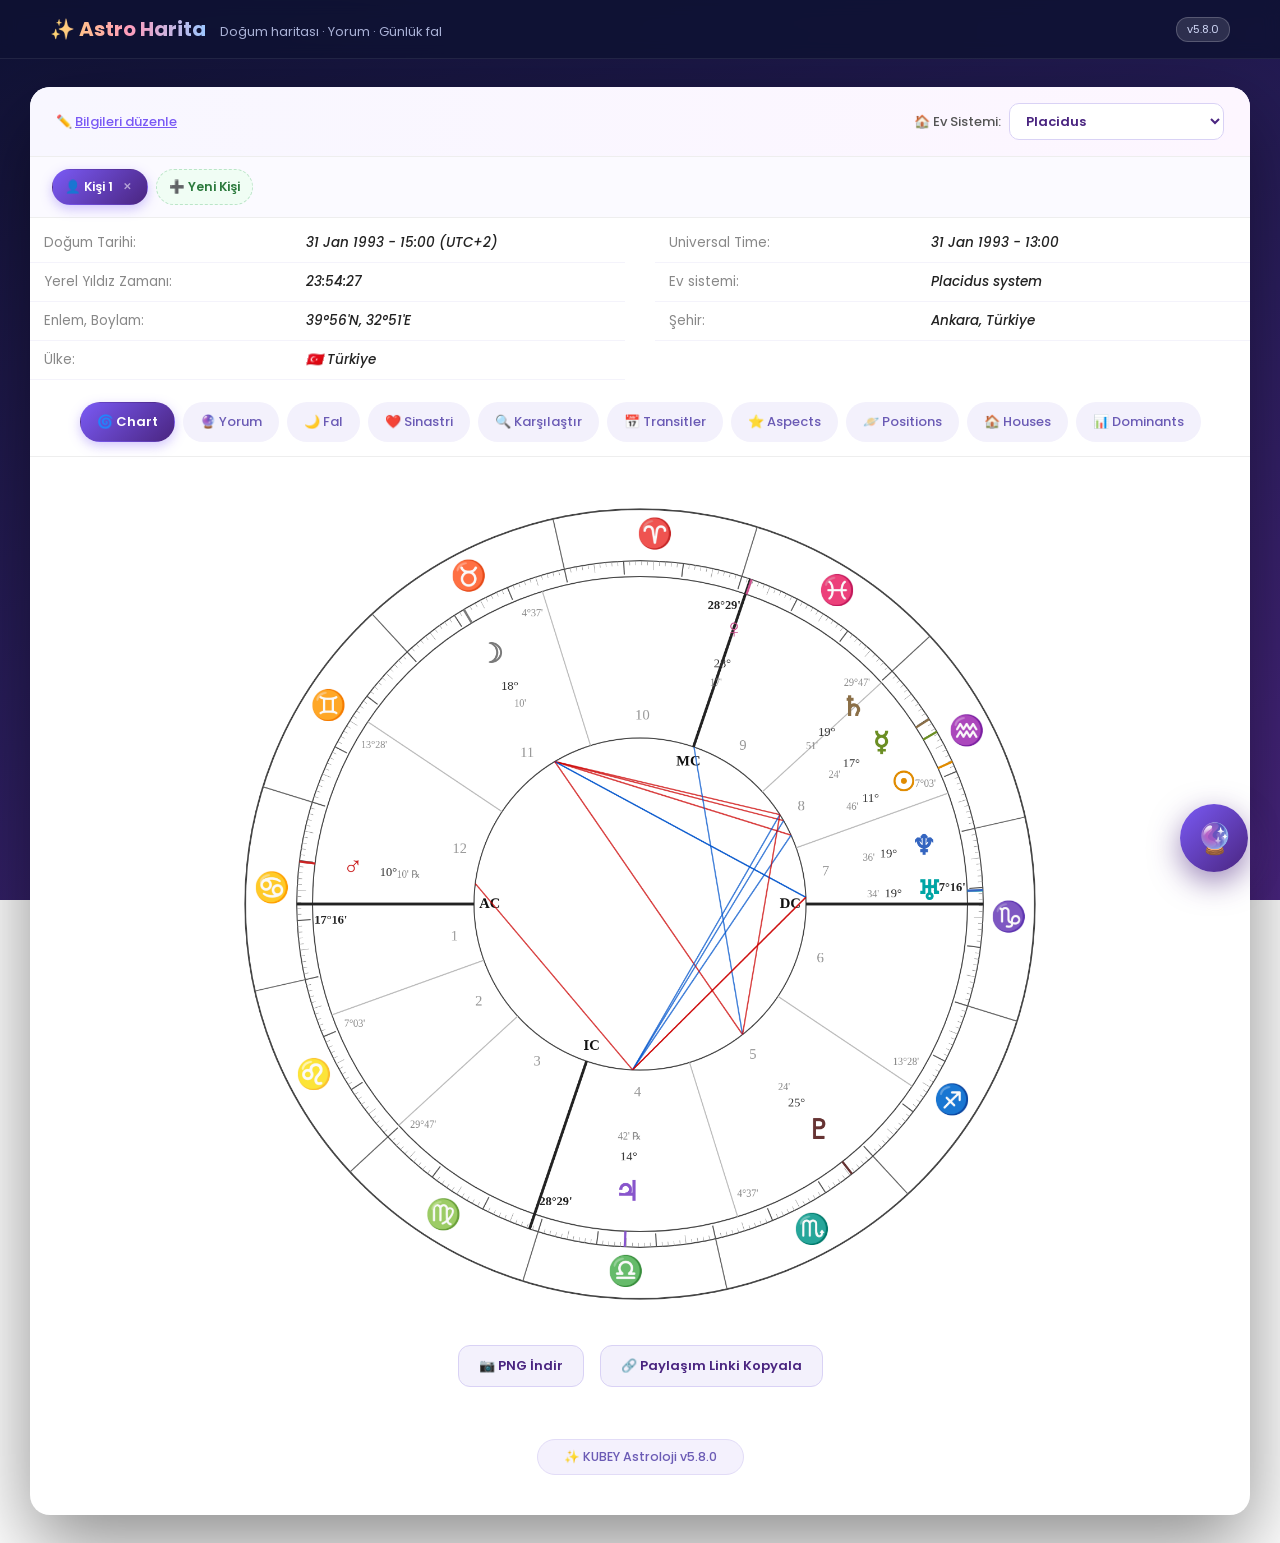
<file: astrology.html>
<!DOCTYPE html>
<html lang="tr">
<head>
    <meta charset="UTF-8">
    <meta name="viewport" content="width=device-width, initial-scale=1.0">
    <title>Astro Harita - Doğum Haritası, Yorum & Günlük Fal</title>
    <meta name="theme-color" content="#2b1e5e">
    <link rel="manifest" href="manifest.json">
    <link rel="icon" type="image/png" href="icon-192.png">
    <link rel="apple-touch-icon" href="icon-192.png">
    <meta name="apple-mobile-web-app-capable" content="yes">
    <meta name="apple-mobile-web-app-status-bar-style" content="black-translucent">
    <link rel="preconnect" href="https://fonts.googleapis.com">
    <link href="https://fonts.googleapis.com/css2?family=Poppins:wght@300;400;500;600;700&display=swap" rel="stylesheet">
    <link rel="stylesheet" href="astrology.css?v=5.8.0">
</head>
<body>
    <!-- Üst Bar -->
    <div class="top-bar">
        <div class="top-bar-inner">
            <div>
                <span class="top-bar-title">✨ Astro Harita</span>
                <span class="top-bar-sub">Doğum haritası · Yorum · Günlük fal</span>
            </div>
            <span class="badge">v5.8.0</span>
        </div>
    </div>

    <div class="page">
        <!-- Kontrol satırı -->
        <div class="edit-link-row">
            <a href="#" id="edit-toggle">✏️ <span>Bilgileri düzenle</span></a>
            <span class="hsys-picker">
                <label for="house-system">🏠 Ev Sistemi:</label>
                <select id="house-system">
                    <option value="placidus" selected>Placidus</option>
                    <option value="koch">Koch</option>
                    <option value="whole">Whole Sign (Bütün Burç)</option>
                    <option value="equal">Equal (Eşit Ev)</option>
                    <option value="porphyry">Porphyry</option>
                    <option value="regiomontanus">Regiomontanus</option>
                    <option value="campanus">Campanus</option>
                </select>
            </span>
        </div>

        <!-- Kayıtlı Kişiler -->
        <div class="profile-bar" id="profile-bar"></div>

        <!-- Doğum Bilgileri Formu -->
        <div class="birth-form" id="birth-form" style="display:none;">
            <div class="form-grid">
                <div class="f-name">
                    <label>👤 İsim</label>
                    <input type="text" id="person-name" placeholder="örn. Ali" autocomplete="off">
                </div>
                <div class="f-date">
                    <label>📅 Doğum Tarihi</label>
                    <input type="date" id="birth-date" value="1993-01-31">
                </div>
                <div class="f-time">
                    <label>🕐 Doğum Saati</label>
                    <input type="time" id="birth-time" value="15:00">
                </div>
                <div class="city-search f-city">
                    <label>📍 Doğum Yeri</label>
                    <input type="text" id="city-input" value="Ankara, Türkiye" placeholder="Şehir yazın: İstanbul, Berlin, New York..." autocomplete="off">
                    <div class="city-results" id="city-results"></div>
                    <div class="place-confirm" id="place-confirm"></div>
                </div>
            </div>
            <button id="calc-btn" class="calc-btn">✨ Haritayı Hesapla</button>
        </div>

        <!-- Bilgi Tablosu -->
        <table class="info-table">
            <tr><td class="label">Doğum Tarihi:</td><td class="value" id="info-date">-</td></tr>
            <tr><td class="label">Universal Time:</td><td class="value" id="info-ut">-</td></tr>
            <tr><td class="label">Yerel Yıldız Zamanı:</td><td class="value" id="info-lst">-</td></tr>
            <tr><td class="label">Ev sistemi:</td><td class="value" id="info-hsys"><i>Placidus system</i></td></tr>
            <tr><td class="label">Enlem, Boylam:</td><td class="value" id="info-coords">-</td></tr>
            <tr><td class="label">Şehir:</td><td class="value" id="info-city">-</td></tr>
            <tr><td class="label">Ülke:</td><td class="value" id="info-country">🇹🇷 <i>Türkiye</i></td></tr>
        </table>

        <!-- Sekmeler -->
        <div class="tabs">
            <button class="tab active" data-tab="chart">🌀 Chart</button>
            <button class="tab" data-tab="yorum">🔮 Yorum</button>
            <button class="tab" data-tab="daily">🌙 Fal</button>
            <button class="tab" data-tab="synastry">❤️ Sinastri</button>
            <button class="tab" data-tab="compare">🔍 Karşılaştır</button>
            <button class="tab" data-tab="transits">📅 Transitler</button>
            <button class="tab" data-tab="aspects">⭐ Aspects</button>
            <button class="tab" data-tab="positions">🪐 Positions</button>
            <button class="tab" data-tab="houses">🏠 Houses</button>
            <button class="tab" data-tab="dominants">📊 Dominants</button>
        </div>

        <!-- Sekme İçerikleri -->
        <div class="tab-content active" id="tab-chart">
            <div class="chart-holder">
                <canvas id="wheel" width="740" height="740"></canvas>
            </div>
            <div class="chart-actions">
                <button id="btn-png" class="action-btn">📷 PNG İndir</button>
                <button id="btn-share" class="action-btn">🔗 Paylaşım Linki Kopyala</button>
            </div>
        </div>

        <div class="tab-content" id="tab-yorum">
            <div class="period-toggle">
                <button class="pt-btn dt-btn active" data-mode="short">⚡ Kısa Yorum</button>
                <button class="pt-btn dt-btn" data-mode="detailed">📜 Detaylı Yorum</button>
            </div>
            <div id="interpretation-content" class="reading"></div>
        </div>

        <div class="tab-content" id="tab-daily">
            <div class="period-toggle">
                <button class="pt-btn fal-btn active" data-period="daily">🌙 Günlük</button>
                <button class="pt-btn fal-btn" data-period="weekly">📆 Haftalık</button>
                <button class="pt-btn fal-btn" data-period="monthly">🗓️ Aylık</button>
            </div>
            <div id="daily-content" class="reading"></div>
        </div>

        <div class="tab-content" id="tab-synastry">
            <div class="syn-form">
                <h4>❤️ Partner Doğum Bilgileri</h4>
                <p class="syn-note">Sizin haritanız yukarıdaki bilgilerden alınır; partnerinizin bilgilerini girin ve uyumu hesaplayın.</p>
                <div class="form-grid">
                    <div class="f-date">
                        <label>📅 Doğum Tarihi</label>
                        <input type="date" id="p-date" value="1995-03-24">
                    </div>
                    <div class="f-time">
                        <label>🕐 Doğum Saati</label>
                        <input type="time" id="p-time" value="07:30">
                    </div>
                    <div class="city-search f-city">
                        <label>📍 Doğum Yeri</label>
                        <input type="text" id="p-city-input" value="Ankara, Türkiye" placeholder="Şehir ara..." autocomplete="off">
                        <div class="city-results" id="p-city-results"></div>
                        <div class="place-confirm" id="p-place-confirm"></div>
                    </div>
                </div>
                <button id="syn-btn" class="calc-btn">💞 Uyumu Hesapla</button>
            </div>
            <div id="synastry-content" class="reading"></div>
        </div>

        <div class="tab-content" id="tab-compare">
            <div class="syn-form compare-form">
                <h4>🔍 Kayıtlı Kişileri Karşılaştır</h4>
                <p class="syn-note">"✏️ Bilgileri düzenle" ile birden fazla kişi kaydedin, sonra burada ikisini seçip haritalarını ve tüm verilerini karşılaştırın.</p>
                <div class="form-grid">
                    <div>
                        <label>1. Kişi</label>
                        <select id="cmp-a"></select>
                    </div>
                    <div>
                        <label>2. Kişi</label>
                        <select id="cmp-b"></select>
                    </div>
                </div>
                <button id="cmp-btn" class="calc-btn">🔍 Karşılaştır</button>
            </div>
            <div id="compare-content" class="reading compare-single"></div>
        </div>

        <div class="tab-content" id="tab-transits">
            <div id="transits-content" class="reading"></div>
        </div>

        <div class="tab-content" id="tab-aspects">
            <div class="grid-section">
                <h4 class="grid-title">🔺 Açı Matrisi (Aspectarian)</h4>
                <p class="grid-note">Klasik harita çıktılarındaki üçgen tablo: her hücre, satır ve sütundaki iki gezegen arasındaki açıyı gösterir. AC (Yükselen) ve MC dahildir.</p>
                <div class="aspect-grid-wrap">
                    <table class="aspect-grid" id="aspect-grid"></table>
                </div>
                <div class="grid-legend" id="grid-legend"></div>
            </div>
            <h4 class="grid-title">📋 Açı Listesi</h4>
            <table class="data-table" id="aspects-table">
                <thead><tr><th>Gezegen</th><th>Aspect</th><th>Gezegen</th><th>Orb</th></tr></thead>
                <tbody></tbody>
            </table>
        </div>

        <div class="tab-content" id="tab-positions">
            <table class="data-table" id="positions-table">
                <thead><tr><th>Gezegen</th><th>Burç</th><th>Derece</th><th>Ev</th></tr></thead>
                <tbody></tbody>
            </table>
        </div>

        <div class="tab-content" id="tab-houses">
            <table class="data-table" id="houses-table">
                <thead><tr><th>Ev</th><th>Burç</th><th>Derece</th></tr></thead>
                <tbody></tbody>
            </table>
        </div>

        <div class="tab-content" id="tab-dominants">
            <div id="dominants-content"></div>
        </div>

        <div class="footer-pill">✨ KUBEY Astroloji v5.8.0</div>
    </div>

    <!-- Chatbot -->
    <button id="chat-fab" title="Astro Chat">🔮</button>
    <div id="chat-panel">
        <div class="chat-header">
            <span>🔮 Astro Chat</span>
            <span>
                <button id="chat-settings" title="API Anahtarı">⚙️</button>
                <button id="chat-close" title="Kapat">✕</button>
            </span>
        </div>
        <div class="chat-key-row" id="chat-key-row" style="display:none;">
            <input type="password" id="api-key-input" placeholder="OpenAI API anahtarı (sk-...)">
            <button id="api-key-save">Kaydet</button>
        </div>
        <div class="chat-messages" id="chat-messages">
            <div class="msg bot">Merhaba! 🌟 Ben Astro Chat — ChatGPT destekli astroloji asistanınım. Önce haritanın TÜM verilerini (gezegenler, evler, açılar, elementler, bugünün transitleri) öğrenirim, sonra yorumlarımı bu verilerin tamamı üzerinden yaparım. "Yükselenim ne anlama geliyor?", "Aşk hayatım nasıl olacak?", "Bugün günüm nasıl geçecek?" diye sorabilirsin ✨</div>
        </div>
        <div class="chat-input-row">
            <input type="text" id="chat-input" placeholder="Sorunu yaz...">
            <button id="chat-send">➤</button>
        </div>
    </div>

    <script src="astrology.js?v=5.8.0"></script>
</body>
</html>
</file>
<file: astrology.css>
* {
    margin: 0;
    padding: 0;
    box-sizing: border-box;
}

body {
    font-family: 'Poppins', 'Segoe UI', Verdana, sans-serif;
    background: linear-gradient(160deg, #0f1233 0%, #2b1e5e 55%, #4a2580 100%);
    background-attachment: fixed;
    color: #333;
    font-size: 14px;
    min-height: 100vh;
}

/* Üst bar */
.top-bar {
    background: rgba(15, 18, 51, 0.85);
    backdrop-filter: blur(8px);
    color: white;
    position: sticky;
    top: 0;
    z-index: 50;
    border-bottom: 1px solid rgba(255,255,255,0.08);
}

.top-bar-inner {
    max-width: 820px;
    margin: 0 auto;
    padding: 14px 20px;
    display: flex;
    justify-content: space-between;
    align-items: center;
}

.top-bar-title {
    font-weight: 700;
    font-size: 18px;
    background: linear-gradient(90deg, #ffd76e, #ff9dbb, #9dc7ff);
    -webkit-background-clip: text;
    -webkit-text-fill-color: transparent;
    background-clip: text;
}

.top-bar-sub {
    color: #a9b1d6;
    font-size: 12px;
    margin-left: 10px;
}

.badge {
    background: rgba(255,255,255,0.12);
    border: 1px solid rgba(255,255,255,0.2);
    padding: 3px 10px;
    border-radius: 12px;
    font-size: 11px;
    color: #cfd6f5;
}

.page {
    max-width: 820px;
    margin: 24px auto;
    background: #ffffff;
    border-radius: 20px;
    overflow: hidden;
    box-shadow: 0 30px 80px rgba(0,0,0,0.45);
    padding-bottom: 40px;
}

/* Kontrol satırı */
.edit-link-row {
    padding: 16px 22px;
    border-bottom: 1px solid #eee;
    display: flex;
    align-items: center;
    justify-content: space-between;
    flex-wrap: wrap;
    gap: 10px;
    background: linear-gradient(90deg, #f8f7ff, #fdf6ff);
}

.edit-link-row a {
    color: #7a5af5;
    text-decoration: none;
    font-size: 13px;
    font-weight: 500;
}

.edit-link-row a span { text-decoration: underline; }
.edit-link-row a:hover { color: #4a2580; }

.hsys-picker {
    display: flex;
    align-items: center;
    gap: 8px;
    font-size: 13px;
    color: #555;
    font-weight: 500;
}

.hsys-picker select {
    padding: 7px 12px;
    border: 1.5px solid #d9d2f5;
    border-radius: 10px;
    font-size: 13px;
    background: white;
    color: #4a2580;
    font-weight: 600;
    cursor: pointer;
    font-family: inherit;
}

.hsys-picker select:focus {
    outline: none;
    border-color: #7a5af5;
    box-shadow: 0 0 0 3px rgba(122, 90, 245, 0.15);
}

/* Form */
.birth-form {
    padding: 20px 22px;
    background: #faf9ff;
    border-bottom: 1px solid #eee;
}

.form-grid {
    display: grid;
    grid-template-columns: 1fr 1fr;
    gap: 14px;
    margin-bottom: 16px;
    align-items: start;
}

/* İsim ve şehir alanları mobilde tam satır kaplar; tarih + saat yan yana */
.form-grid .f-name,
.form-grid .f-city { grid-column: 1 / -1; }

.birth-form label {
    display: block;
    font-size: 12px;
    color: #777;
    margin-bottom: 6px;
    font-weight: 500;
    white-space: nowrap;
    overflow: hidden;
    text-overflow: ellipsis;
}

.birth-form input,
.birth-form select {
    width: 100%;
    min-width: 0;
    height: 44px;
    padding: 10px 12px;
    border: 1.5px solid #ddd;
    border-radius: 10px;
    font-size: 14px;
    background: white;
    color: #333;
    font-family: inherit;
    -webkit-appearance: none;
    appearance: none;
}

/* iOS'ta tarih/saat alanlarının içeriği sola hizalı ve aynı yükseklikte kalsın */
.birth-form input[type="date"],
.birth-form input[type="time"] {
    display: flex;
    align-items: center;
    text-align: left;
    -webkit-text-fill-color: #333;
}

.birth-form input:focus,
.birth-form select:focus {
    outline: none;
    border-color: #7a5af5;
    box-shadow: 0 0 0 3px rgba(122, 90, 245, 0.12);
}

/* Dünya şehir arama */
.city-search { position: relative; }

.city-results {
    display: none;
    position: absolute;
    top: 100%;
    left: 0;
    right: 0;
    background: white;
    border: 1.5px solid #d9d2f5;
    border-radius: 12px;
    margin-top: 4px;
    box-shadow: 0 14px 40px rgba(42, 20, 90, 0.18);
    z-index: 60;
    max-height: 260px;
    overflow-y: auto;
}

.city-item {
    padding: 10px 14px;
    font-size: 13px;
    cursor: pointer;
    border-bottom: 1px solid #f4f1fd;
    color: #333;
}

.city-item:last-child { border-bottom: none; }
.city-item:hover { background: #f3f1fc; }
.city-item.muted { color: #999; cursor: default; }
.city-item.muted:hover { background: white; }
.city-item .ci-country { color: #8a7aa5; font-size: 12px; margin-left: 4px; }

/* Seçilen yerin onay satırı */
.place-confirm {
    display: none;
    margin-top: 7px;
    padding: 7px 11px;
    background: #f1fdf5;
    border: 1px solid #c6ecd2;
    border-radius: 9px;
    font-size: 12px;
    color: #2c7a3d;
    line-height: 1.5;
}

.place-confirm.show { display: block; }
.place-confirm .pc-coords { color: #6da97c; font-size: 11px; }

.calc-btn {
    display: block;
    width: 100%;
    background: linear-gradient(135deg, #7a5af5, #4a2580);
    color: white;
    border: none;
    padding: 13px 28px;
    border-radius: 12px;
    font-size: 15px;
    font-weight: 600;
    cursor: pointer;
    font-family: inherit;
    box-shadow: 0 6px 18px rgba(122, 90, 245, 0.35);
    transition: transform .15s, box-shadow .15s;
}

.calc-btn:hover {
    transform: translateY(-2px);
    box-shadow: 0 10px 24px rgba(122, 90, 245, 0.5);
}

/* Kişi profilleri çubuğu */
.profile-bar {
    display: flex;
    flex-wrap: wrap;
    gap: 8px;
    padding: 12px 22px;
    background: #fbfaff;
    border-bottom: 1px solid #eee;
}

.profile-bar:empty { display: none; }

.profile-chip {
    display: inline-flex;
    align-items: center;
    gap: 6px;
    padding: 7px 12px;
    background: white;
    border: 1.5px solid #d9d2f5;
    border-radius: 18px;
    font-size: 12.5px;
    font-weight: 600;
    color: #5a4a95;
    cursor: pointer;
    transition: all .15s;
    user-select: none;
}

.profile-chip:hover { background: #f3f1fc; }

.profile-chip.active {
    background: linear-gradient(135deg, #7a5af5, #4a2580);
    color: white;
    border-color: transparent;
    box-shadow: 0 4px 12px rgba(122, 90, 245, 0.35);
}

.profile-chip .chip-x {
    font-size: 10px;
    opacity: .55;
    padding: 2px 4px;
    border-radius: 50%;
}

.profile-chip .chip-x:hover { opacity: 1; background: rgba(255,255,255,0.25); }

.profile-chip.add {
    background: #f0fdf4;
    border-color: #bbe5c8;
    color: #2c7a3d;
    border-style: dashed;
}

.profile-chip.add:hover { background: #e2f7e9; }

/* Karşılaştırma */
.compare-form {
    background: linear-gradient(135deg, #f4f7ff, #eef2fd);
    border-color: #d5dcf5;
}

.compare-form h4 { color: #3a56b0; }
.compare-form .calc-btn { background: linear-gradient(135deg, #4a7bd5, #2c4a9a); box-shadow: 0 6px 18px rgba(74, 123, 213, 0.35); }

.cmp-names {
    font-size: 17px;
    font-weight: 600;
    color: #4a2580;
    margin-bottom: 6px;
}

.cmp-table { margin-top: 6px; }
.cmp-table td small { color: #888; }

@media (min-width: 1024px) {
    .compare-single { column-count: 1 !important; }
    .compare-single .cmp-table { max-width: none; }
}

/* Bilgi tablosu */
.info-table {
    width: 100%;
    border-collapse: collapse;
    margin: 6px 0;
}

.info-table td {
    padding: 8px 22px;
    font-size: 13.5px;
    border-bottom: 1px solid #f4f3fb;
}

.info-table .label { color: #888; width: 42%; }
.info-table .value { color: #222; font-style: italic; font-weight: 500; }

/* Sekmeler */
.tabs {
    display: flex;
    flex-wrap: wrap;
    gap: 8px;
    padding: 16px 18px 14px;
    border-bottom: 1px solid #eee;
}

.tab {
    padding: 9px 16px;
    background: #f3f1fc;
    border: 1.5px solid transparent;
    border-radius: 20px;
    color: #6b5bb5;
    font-size: 13px;
    font-weight: 500;
    cursor: pointer;
    font-family: inherit;
    transition: all .15s;
}

.tab:hover { background: #e9e5fa; }

.tab.active {
    background: linear-gradient(135deg, #7a5af5, #4a2580);
    color: white;
    font-weight: 600;
    box-shadow: 0 4px 12px rgba(122, 90, 245, 0.35);
}

/* Sekme içerikleri */
.tab-content { display: none; padding: 18px 14px; }
.tab-content.active { display: block; }

.chart-holder { display: flex; justify-content: center; }
#wheel { width: 740px; max-width: 100%; height: auto; }

/* Veri tabloları */
.data-table {
    width: 100%;
    border-collapse: collapse;
    font-size: 13px;
}

.data-table th {
    background: linear-gradient(135deg, #7a5af5, #4a2580);
    color: white;
    padding: 10px 12px;
    text-align: left;
    font-size: 12.5px;
    font-weight: 600;
}

.data-table th:first-child { border-radius: 10px 0 0 0; }
.data-table th:last-child { border-radius: 0 10px 0 0; }

.data-table td {
    padding: 8px 12px;
    border-bottom: 1px solid #f0eefa;
}

.data-table tr:nth-child(even) { background: #faf9ff; }

/* ============ AÇI MATRİSİ (ASPECTARIAN) ============ */
.grid-section { margin-bottom: 22px; }

.grid-title {
    font-size: 14px;
    color: #4a2580;
    font-weight: 600;
    margin-bottom: 4px;
}

.grid-note {
    font-size: 12px;
    color: #888;
    margin-bottom: 12px;
    line-height: 1.5;
}

.aspect-grid-wrap {
    overflow-x: auto;
    -webkit-overflow-scrolling: touch;
    padding-bottom: 4px;
}

.aspect-grid {
    border-collapse: collapse;
    margin: 0 auto;
}

.aspect-grid td {
    width: 34px;
    height: 34px;
    min-width: 34px;
    text-align: center;
    vertical-align: middle;
    border: 1px solid #e2ddf5;
    padding: 0;
    line-height: 1.05;
}

.aspect-grid .ag-cell { background: white; }
.aspect-grid .ag-cell.empty { background: #fbfaff; }

.aspect-grid .ag-sym {
    display: block;
    font-size: 15px;
    font-weight: 700;
}

.aspect-grid .ag-orb {
    display: block;
    font-size: 8.5px;
    color: #999;
}

.aspect-grid .ag-diag {
    background: linear-gradient(135deg, #f4f0ff, #ece5fc);
    font-size: 15px;
    font-weight: 700;
    border: 1px solid #cfc4ef;
}

.grid-legend {
    display: flex;
    flex-wrap: wrap;
    gap: 6px 16px;
    margin-top: 12px;
    font-size: 11.5px;
    color: #666;
    justify-content: center;
}

.grid-legend .gl-item { white-space: nowrap; }
.grid-legend .ag-sym { display: inline; font-size: 13px; }

@media (max-width: 480px) {
    .aspect-grid td { width: 28px; height: 30px; min-width: 28px; }
    .aspect-grid .ag-sym { font-size: 13px; }
    .aspect-grid .ag-orb { font-size: 7.5px; }
}

/* Yorum & Günlük Fal */
.reading { padding: 4px 8px; }

.reading .r-card {
    background: linear-gradient(135deg, #faf9ff, #f4f0ff);
    border: 1px solid #e8e2fa;
    border-left: 4px solid #7a5af5;
    border-radius: 12px;
    padding: 16px 18px;
    margin-bottom: 14px;
}

.reading .r-card h4 {
    color: #4a2580;
    font-size: 14.5px;
    margin-bottom: 8px;
    font-weight: 600;
}

.reading .r-card p {
    color: #444;
    line-height: 1.7;
    font-size: 13.5px;
    margin-bottom: 6px;
}

.reading .r-card.gold { border-left-color: #e5a53a; background: linear-gradient(135deg, #fffcf4, #fdf6e5); }
.reading .r-card.gold h4 { color: #9a6b12; }
.reading .r-card.blue { border-left-color: #3a7bd5; background: linear-gradient(135deg, #f4f9ff, #eaf3ff); }
.reading .r-card.blue h4 { color: #1e4f94; }
.reading .r-card.red { border-left-color: #d55; background: linear-gradient(135deg, #fff6f6, #ffecec); }
.reading .r-card.red h4 { color: #a33; }

.daily-stars { font-size: 20px; letter-spacing: 3px; }

.daily-date {
    text-align: center;
    color: #7a5af5;
    font-weight: 600;
    font-size: 15px;
    margin-bottom: 14px;
}

/* Dominants */
#dominants-content { padding: 8px; }
.dom-section { margin-bottom: 18px; }

.dom-section h4 {
    color: #4a2580;
    margin-bottom: 10px;
    font-size: 14px;
    font-weight: 600;
}

.dom-bar {
    display: flex;
    align-items: center;
    margin-bottom: 7px;
    font-size: 13px;
}

.dom-bar .dom-label { width: 90px; color: #555; }

.dom-bar .dom-track {
    flex: 1;
    height: 14px;
    background: #f0eefa;
    border-radius: 7px;
    overflow: hidden;
    margin: 0 8px;
}

.dom-bar .dom-fill { height: 100%; border-radius: 7px; }

/* Footer */
.footer-pill {
    margin: 30px auto 0;
    width: fit-content;
    background: #f4f1fd;
    border: 1px solid #e2dcf7;
    border-radius: 20px;
    padding: 8px 26px;
    font-size: 12.5px;
    color: #6b5bb5;
    font-weight: 500;
}

/* ============ CHATBOT ============ */
#chat-fab {
    position: fixed;
    bottom: 24px;
    right: 24px;
    width: 62px;
    height: 62px;
    border-radius: 50%;
    border: none;
    background: linear-gradient(135deg, #7a5af5, #4a2580);
    color: white;
    font-size: 28px;
    cursor: pointer;
    box-shadow: 0 10px 30px rgba(74, 37, 128, 0.55);
    z-index: 100;
    transition: transform .2s;
}

#chat-fab:hover { transform: scale(1.1) rotate(10deg); }

#chat-panel {
    position: fixed;
    bottom: 100px;
    right: 24px;
    width: 350px;
    max-width: calc(100vw - 40px);
    height: 480px;
    max-height: calc(100vh - 140px);
    background: white;
    border-radius: 18px;
    box-shadow: 0 24px 70px rgba(0,0,0,0.4);
    display: none;
    flex-direction: column;
    overflow: hidden;
    z-index: 100;
}

#chat-panel.open { display: flex; }

.chat-header {
    background: linear-gradient(135deg, #7a5af5, #4a2580);
    color: white;
    padding: 13px 16px;
    display: flex;
    justify-content: space-between;
    align-items: center;
    font-weight: 600;
    font-size: 14.5px;
}

.chat-header button {
    background: rgba(255,255,255,0.15);
    border: none;
    color: white;
    width: 28px;
    height: 28px;
    border-radius: 8px;
    cursor: pointer;
    font-size: 13px;
    margin-left: 6px;
}

.chat-header button:hover { background: rgba(255,255,255,0.3); }

.chat-key-row {
    display: flex;
    gap: 6px;
    padding: 10px;
    background: #f4f1fd;
    border-bottom: 1px solid #e2dcf7;
}

.chat-key-row input {
    flex: 1;
    padding: 8px 10px;
    border: 1.5px solid #d9d2f5;
    border-radius: 8px;
    font-size: 12px;
    font-family: inherit;
}

.chat-key-row button {
    padding: 8px 14px;
    background: #7a5af5;
    color: white;
    border: none;
    border-radius: 8px;
    font-size: 12px;
    cursor: pointer;
    font-family: inherit;
    font-weight: 600;
}

.chat-messages {
    flex: 1;
    overflow-y: auto;
    padding: 14px;
    display: flex;
    flex-direction: column;
    gap: 10px;
    background: #faf9ff;
}

.msg {
    max-width: 85%;
    padding: 10px 13px;
    border-radius: 14px;
    font-size: 13px;
    line-height: 1.6;
    white-space: pre-wrap;
    word-wrap: break-word;
}

.msg.bot {
    background: white;
    border: 1px solid #e8e2fa;
    color: #333;
    align-self: flex-start;
    border-bottom-left-radius: 4px;
}

.msg.user {
    background: linear-gradient(135deg, #7a5af5, #5a3aa5);
    color: white;
    align-self: flex-end;
    border-bottom-right-radius: 4px;
}

.msg.typing { color: #999; font-style: italic; }

.chat-input-row {
    display: flex;
    gap: 8px;
    padding: 12px;
    background: white;
    border-top: 1px solid #eee;
}

.chat-input-row input {
    flex: 1;
    padding: 10px 14px;
    border: 1.5px solid #ddd;
    border-radius: 20px;
    font-size: 13px;
    font-family: inherit;
}

.chat-input-row input:focus {
    outline: none;
    border-color: #7a5af5;
}

.chat-input-row button {
    width: 42px;
    height: 42px;
    border-radius: 50%;
    border: none;
    background: linear-gradient(135deg, #7a5af5, #4a2580);
    color: white;
    font-size: 16px;
    cursor: pointer;
}

/* ============ HARİTA AKSİYONLARI (PNG / Paylaş) ============ */
.chart-actions {
    display: flex;
    justify-content: center;
    gap: 12px;
    margin-top: 16px;
    flex-wrap: wrap;
}

.action-btn {
    padding: 10px 20px;
    background: #f3f1fc;
    border: 1.5px solid #d9d2f5;
    border-radius: 12px;
    color: #4a2580;
    font-size: 13px;
    font-weight: 600;
    cursor: pointer;
    font-family: inherit;
    transition: all .15s;
}

.action-btn:hover {
    background: linear-gradient(135deg, #7a5af5, #4a2580);
    color: white;
    border-color: transparent;
    box-shadow: 0 6px 16px rgba(122, 90, 245, 0.4);
}

/* ============ SİNASTRİ ============ */
.syn-form {
    background: linear-gradient(135deg, #fff5f8, #fdeef4);
    border: 1px solid #f7d4e2;
    border-radius: 14px;
    padding: 18px 20px;
    margin-bottom: 18px;
}

.syn-form h4 {
    color: #b03060;
    font-size: 15px;
    margin-bottom: 4px;
    font-weight: 600;
}

.syn-note {
    color: #997;
    font-size: 12px;
    margin-bottom: 12px;
}

.syn-form label {
    display: block;
    font-size: 12px;
    color: #777;
    margin-bottom: 5px;
    font-weight: 500;
}

.syn-form input,
.syn-form select {
    width: 100%;
    min-width: 0;
    height: 44px;
    padding: 10px 12px;
    border: 1.5px solid #eeced9;
    border-radius: 10px;
    font-size: 13px;
    background: white;
    font-family: inherit;
}

.syn-form input:focus,
.syn-form select:focus {
    outline: none;
    border-color: #e0507a;
    box-shadow: 0 0 0 3px rgba(224, 80, 122, 0.12);
}

.syn-form .calc-btn {
    background: linear-gradient(135deg, #e0507a, #b03060);
    box-shadow: 0 6px 18px rgba(224, 80, 122, 0.35);
}

.syn-score-card {
    text-align: center;
    background: linear-gradient(135deg, #fff5f8, #f8eefd);
    border: 1px solid #f0d8ec;
    border-radius: 16px;
    padding: 24px 18px;
    margin-bottom: 16px;
}

.syn-big {
    font-size: 52px;
    font-weight: 700;
    background: linear-gradient(135deg, #e0507a, #7a5af5);
    -webkit-background-clip: text;
    -webkit-text-fill-color: transparent;
    background-clip: text;
    line-height: 1.1;
}

.syn-verdict {
    color: #555;
    font-size: 14px;
    font-weight: 500;
    margin: 8px 0;
}

.syn-pair-line {
    color: #8a7aa5;
    font-size: 12.5px;
    margin-top: 8px;
}

/* ============ AY FAZI ============ */
.moon-phase-card {
    display: flex;
    align-items: center;
    gap: 18px;
    background: linear-gradient(135deg, #1a1f4d, #2b1e5e);
    border-radius: 16px;
    padding: 18px 20px;
    margin-bottom: 14px;
    color: #e8e6ff;
}

.mp-emoji { font-size: 52px; line-height: 1; }

.moon-phase-card h4 {
    color: #ffd76e;
    font-size: 15px;
    margin-bottom: 6px;
    font-weight: 600;
}

.moon-phase-card p {
    font-size: 13px;
    line-height: 1.6;
    color: #cfd0ee;
    margin-bottom: 4px;
}

.mp-next { font-size: 12px !important; color: #a9b1d6 !important; }
.mp-next strong { color: #ffd76e; }

/* ============ DÖNEM / DETAY SEÇİCİLER ============ */
.period-toggle {
    display: flex;
    gap: 8px;
    justify-content: center;
    margin-bottom: 16px;
    flex-wrap: wrap;
}

.pt-btn {
    padding: 8px 18px;
    background: #f3f1fc;
    border: 1.5px solid #d9d2f5;
    border-radius: 18px;
    color: #6b5bb5;
    font-size: 13px;
    font-weight: 600;
    cursor: pointer;
    font-family: inherit;
    transition: all .15s;
}

.pt-btn:hover { background: #e9e5fa; }

.pt-btn.active {
    background: linear-gradient(135deg, #7a5af5, #4a2580);
    color: white;
    border-color: transparent;
    box-shadow: 0 4px 12px rgba(122, 90, 245, 0.35);
}

/* ============ HAFTALIK ENERJİ LİSTESİ ============ */
.day-row {
    display: flex;
    align-items: center;
    gap: 10px;
    padding: 6px 4px;
    border-bottom: 1px dashed #eee6d5;
    font-size: 13px;
    flex-wrap: wrap;
}

.day-row:last-child { border-bottom: none; }
.day-row .day-name { width: 150px; color: #555; font-weight: 500; }
.day-row .day-stars { letter-spacing: 2px; }

.day-tag {
    font-size: 11px;
    padding: 2px 10px;
    border-radius: 10px;
    font-weight: 600;
}

.day-tag.good-tag { background: #e2f2e5; color: #2c7a3d; }
.day-tag.hard-tag { background: #fde3e3; color: #b33; }

.ev-date { margin-top: 10px; color: #7a5af5; font-size: 12.5px; }

/* Günlük gökyüzü ızgarası */
.sky-grid {
    display: grid;
    grid-template-columns: repeat(auto-fill, minmax(160px, 1fr));
    gap: 6px 12px;
    margin-bottom: 10px;
}

.sky-item {
    font-size: 12.5px;
    color: #444;
    background: #faf9ff;
    border: 1px solid #eee9fb;
    border-radius: 8px;
    padding: 5px 9px;
    white-space: nowrap;
}

/* ============ TRANSİT TAKVİMİ ============ */
.t-badge {
    display: inline-block;
    width: 24px;
    height: 24px;
    line-height: 24px;
    text-align: center;
    border-radius: 50%;
    font-size: 13px;
    margin-right: 4px;
    font-weight: bold;
}

.t-badge.soft { background: #e2f2e5; color: #2c7a3d; }
.t-badge.hard { background: #fde3e3; color: #b33; }

/* ============ RESPONSIVE ============ */

/* Mobil (840px altı) */
@media (max-width: 840px) {
    .page { margin: 0; border-radius: 0; }
    .tab { padding: 7px 11px; font-size: 12px; }
    .syn-big { font-size: 42px; }
    .moon-phase-card { flex-direction: column; text-align: center; gap: 8px; }
}

/* Tablet (768px+) */
@media (min-width: 768px) {
    body { font-size: 14.5px; }
    .page, .top-bar-inner { max-width: 900px; }
    .page { margin: 28px auto; }
    .tabs { justify-content: center; }
    .tab-content { padding: 22px 26px; }
    .info-table td { padding: 9px 26px; }
    .edit-link-row, .birth-form { padding-left: 26px; padding-right: 26px; }
    .chart-actions { gap: 16px; }
    
    /* Geniş ekranda: isim + tarih + saat tek satır, şehir tam satır */
    .form-grid { grid-template-columns: 1fr 1fr 1fr; }
    .form-grid .f-name { grid-column: auto; }
    .compare-form .form-grid { grid-template-columns: 1fr 1fr; }
    .calc-btn { width: auto; display: inline-block; }
}

/* Yatay tablet / küçük masaüstü (1024px+) */
@media (min-width: 1024px) {
    .page, .top-bar-inner { max-width: 1080px; }
    
    /* Okuma kartları iki sütun */
    .reading {
        column-count: 2;
        column-gap: 18px;
        padding: 4px 10px;
    }
    .reading .r-card {
        break-inside: avoid;
        margin-bottom: 16px;
    }
    .reading .daily-date,
    .reading .moon-phase-card,
    .reading .syn-score-card {
        column-span: all;
    }
    .moon-phase-card { margin-bottom: 18px; }
    
    /* Veri tabloları okunaklı genişlikte ortalanır */
    .data-table { max-width: 840px; margin: 0 auto; }
    #dominants-content { max-width: 840px; margin: 0 auto; }
    .syn-form { max-width: 840px; margin: 0 auto 18px; }
    #synastry-content { margin-top: 4px; }
    
    .chat-messages { padding: 16px; }
}

/* Büyük masaüstü (1280px+) */
@media (min-width: 1280px) {
    .page, .top-bar-inner { max-width: 1220px; }
    
    .top-bar-title { font-size: 20px; }
    .top-bar-sub { font-size: 13px; }
    
    /* Bilgi tablosu iki sütunlu ızgara */
    .info-table { padding: 4px 10px; }
    .info-table tbody {
        display: grid;
        grid-template-columns: 1fr 1fr;
        column-gap: 30px;
    }
    .info-table tr { display: flex; align-items: center; }
    .info-table td { flex: 1; padding: 9px 14px; }
    .info-table .label { flex: 0 0 44%; width: auto; }
    
    /* Çark daha büyük görüntülenir (yüksek çözünürlüklü render sayesinde net) */
    #wheel { width: 830px; }
    .chart-holder { padding: 10px 0; }
    
    /* Chat paneli daha geniş */
    #chat-panel {
        width: 430px;
        height: 580px;
        bottom: 110px;
        right: 32px;
    }
    #chat-fab {
        width: 68px;
        height: 68px;
        font-size: 30px;
        bottom: 28px;
        right: 32px;
    }
    .msg { font-size: 13.5px; }
    
    .sky-grid { grid-template-columns: repeat(auto-fill, minmax(180px, 1fr)); }
}

/* Çok geniş ekran (1600px+): içerik aşırı yayılmasın */
@media (min-width: 1600px) {
    .page, .top-bar-inner { max-width: 1320px; }
}
</file>
